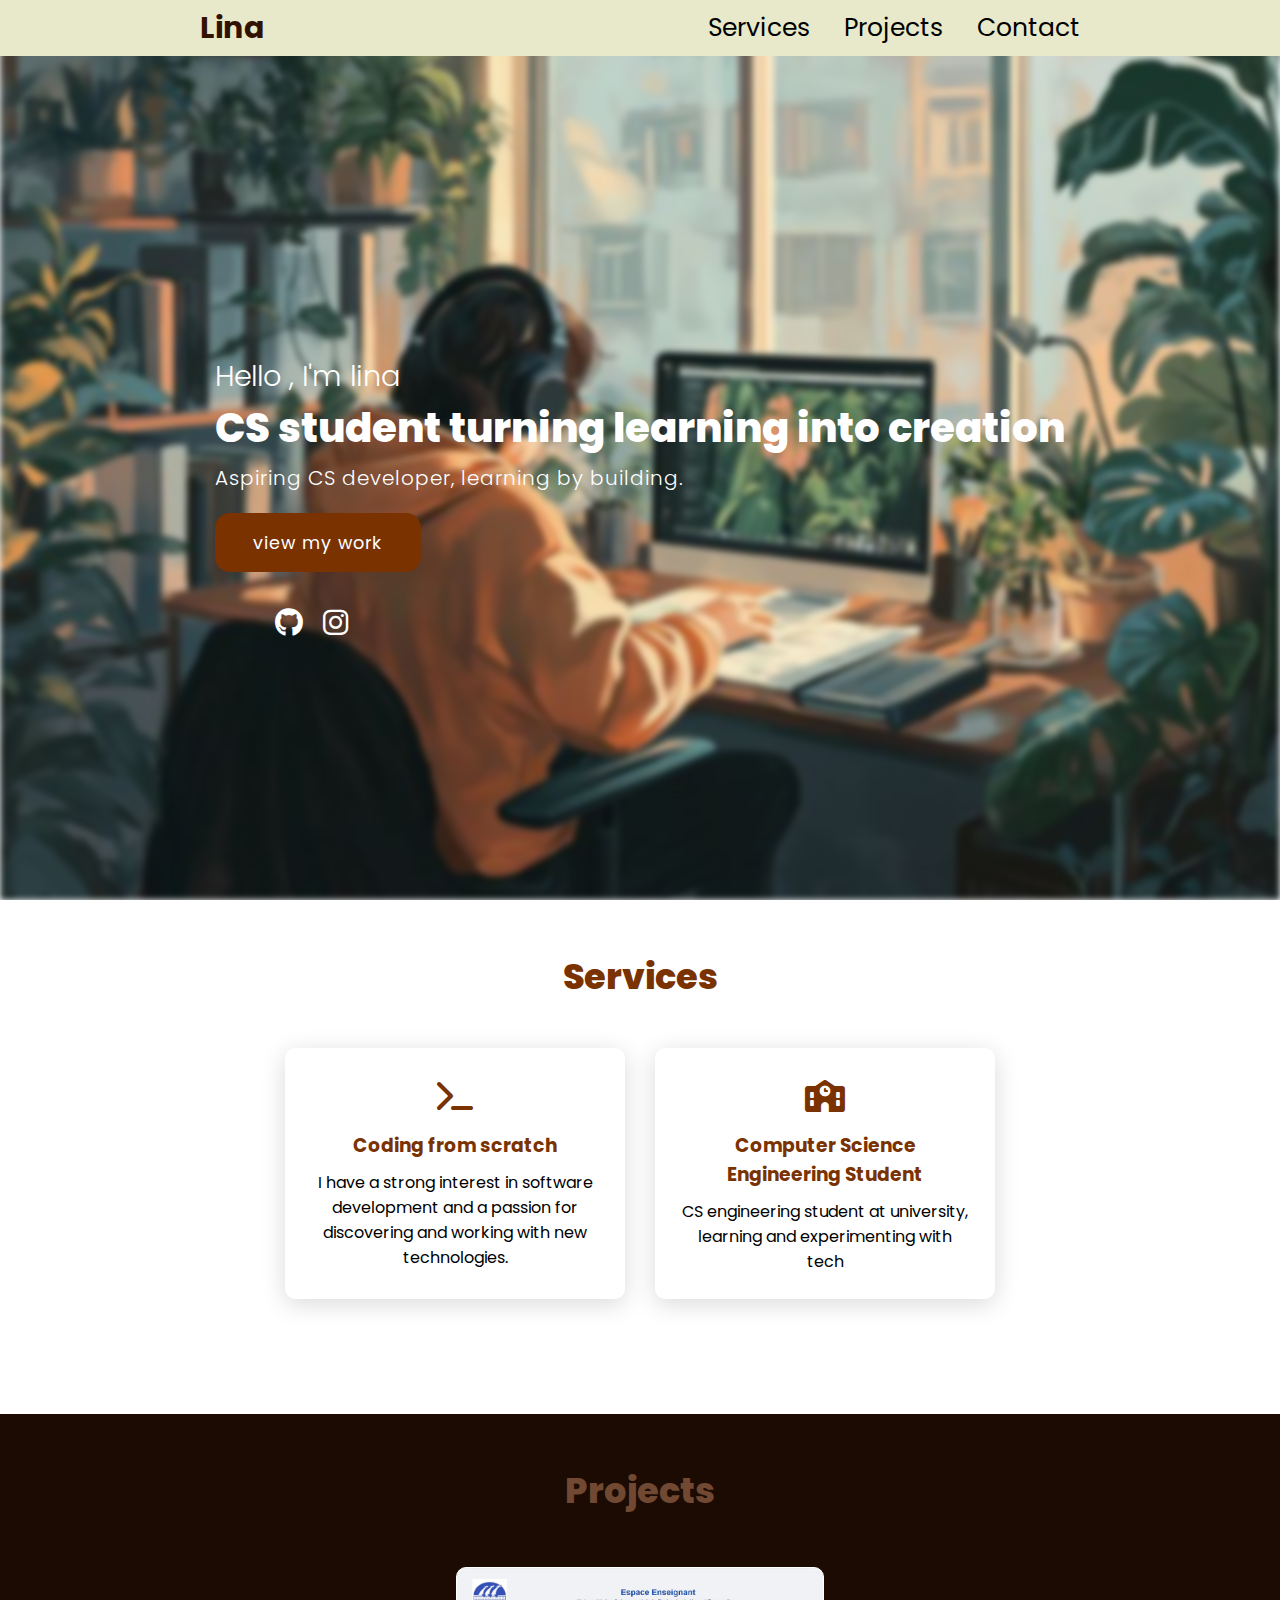
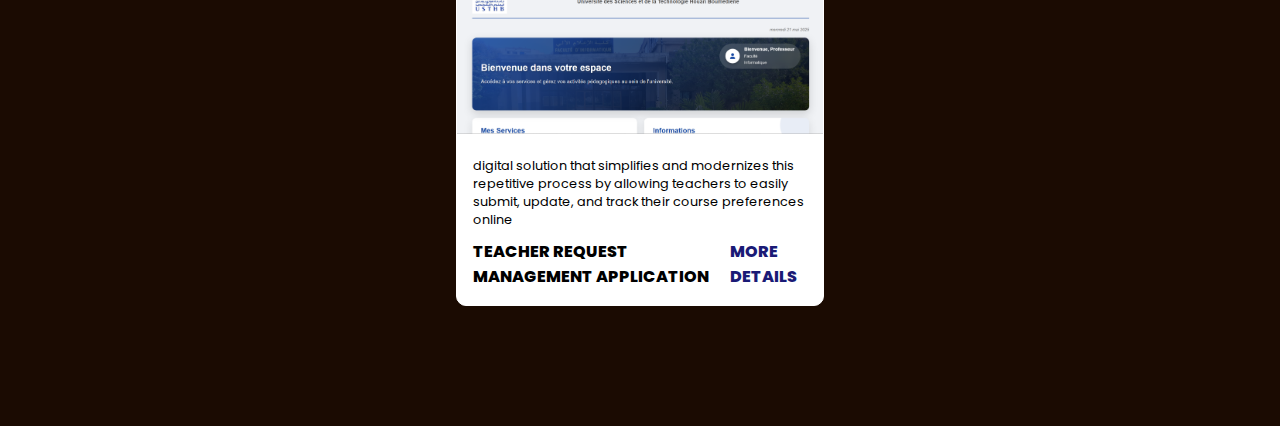
<file: index.html>
<!DOCTYPE html>
<html lang="en">
<head>
    <meta charset="UTF-8">
    <meta name="viewport" content="width=device-width, initial-scale=1.0">
    <link rel="stylesheet" href="https://cdnjs.cloudflare.com/ajax/libs/font-awesome/6.5.0/css/all.min.css">
    <link rel = "stylesheet" href ="style.css">
    <title>website</title>
</head>
<body>

  <header>
   <a href = "#" class = "logo"> Lina </a>
   <nav class = "navigation">
     <a href ="#services">Services</a>
     <a href = "#projects">Projects</a>
    <a href = "#Contact">Contact</a>
   </nav>
  </header>

  <section class = "main">

    <div>
       <h1>Hello , I'm lina<br><span>CS student turning learning into creation</span></h1>
       <h3>Aspiring CS developer, learning by building.</h3>
       <a href="#projects" class = "main-btn">view my work</a>
       <div class = "social-icons">
        <a href="https://github.com/linadelh"><i class="fa-brands fa-github"></i></a>
        <a href="#"><i class="fa-brands fa-instagram"></i></a>
       </div>
    </div>
  </section>

  <section class = "cards" id="services">
    <h2 class ="title"> Services </h2>
      <div class = "content">
        <div class = "card">
          <div class = "icon">
              <i class="fa-solid fa-terminal"></i>
          </div>
          <div class = "info">
            <h3>Coding from scratch</h3>
            <p>I have a strong interest in software development and a passion for discovering and working with new technologies. </p>
          </div>
        </div>
         <div class = "card">
          <div class = "icon">
             <i class="fa-solid fa-school"></i>
          </div>
          <div class = "info">
            <h3>Computer Science Engineering Student </h3>
            <p>CS engineering student at university, learning and experimenting with tech</p>
          </div>
        </div>
      </div>
  </section>

  <section class ="projects" id ="projects">
     <h2 class ="title"> Projects </h2>
     <div class ="content">
         <div class = "project-card">
            <div class ="project-img">
              <img src="images/espace enseignant.png"/>
            </div>
            <div class ="project-info">
              <p class ="project-category">digital solution that simplifies and modernizes this repetitive process by allowing teachers to easily submit, update, and track their course preferences online</p>
              <Strong class = "project-title">
                <span>Teacher Request Management Application</span>
                <a href="https://github.com/linadelh/fiche_voeux" class="moredetails">More details</a>
              </Strong>
            </div>
         </div>
     </div>
  </section>
</body>
</html>
</file>
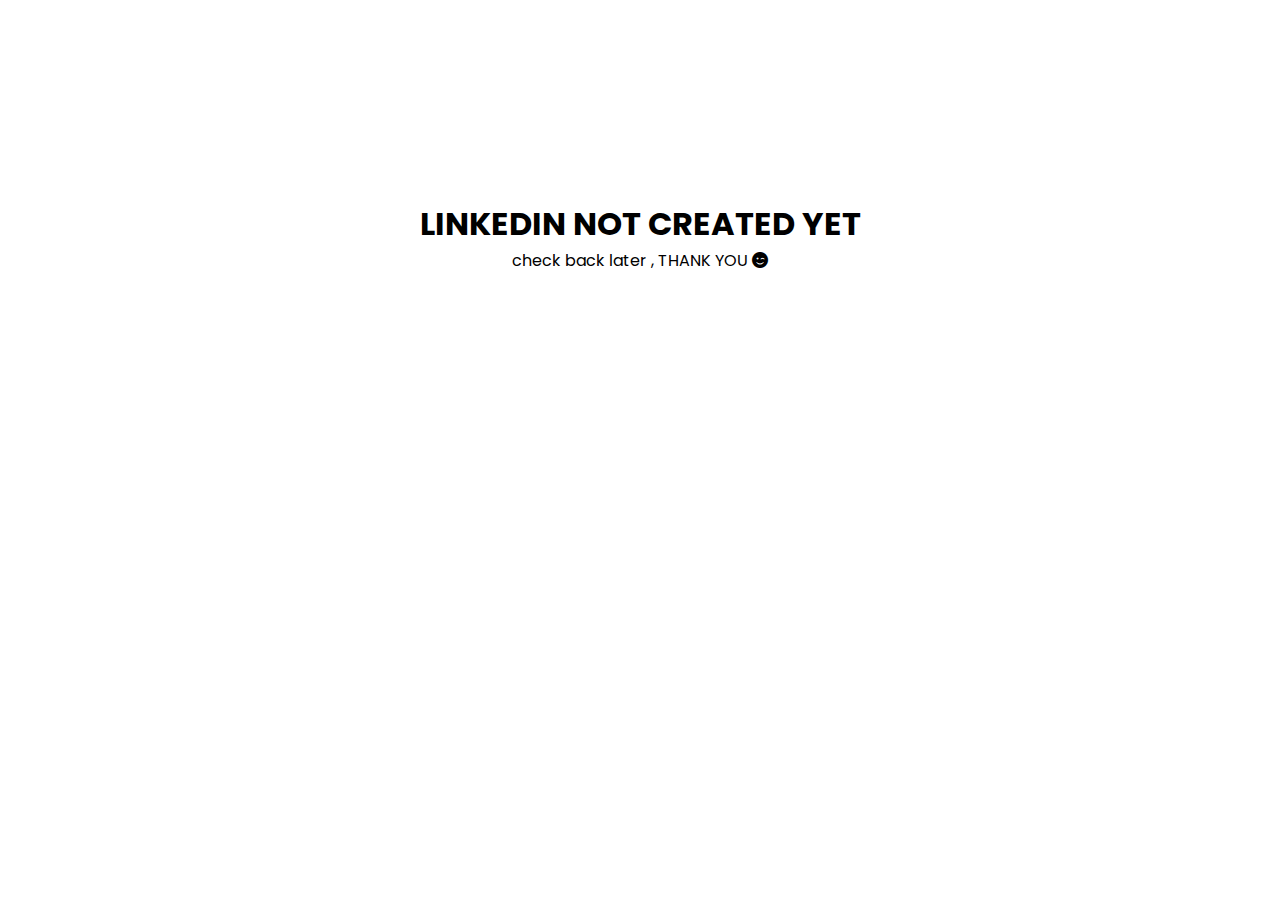
<file: notcreatedyet.html>
<!DOCTYPE html>
<html lang="en">
<head>
    <meta charset="UTF-8">
    <meta name="viewport" content="width=device-width, initial-scale=1.0">
    <link rel = "stylesheet" href ="style.css">
    <link rel="stylesheet" href="https://cdnjs.cloudflare.com/ajax/libs/font-awesome/6.5.0/css/all.min.css">
    <title>not yet</title>
</head>
<body>
     <section class ="sorry">
    <h1 id ="linkedin">LINKEDIN NOT CREATED YET</h1>
    <p>check back later , THANK YOU 
        <i class="fa-solid fa-face-smile-wink"></i>
        </p>
    </section>
</body>
</html>
</file>
<file: style.css>
@import url('https://fonts.googleapis.com/css2?family=Inter:ital,opsz,wght@0,14..32,100..900;1,14..32,100..900&family=Kaushan+Script&family=Montserrat:ital,wght@0,100..900;1,100..900&family=Nunito:ital,wght@0,200..1000;1,200..1000&family=Poppins:ital,wght@0,100;0,200;0,300;0,400;0,500;0,600;0,700;0,800;0,900;1,100;1,200;1,300;1,400;1,500;1,600;1,700;1,800;1,900&family=Roboto:ital,wght@0,100..900;1,100..900&display=swap');


*{
    font-family: "Poppins", sans-serif;
    margin : 0 ;
    padding : 0 ;
    box-sizing: border-box;
    scroll-behavior: smooth;
}

/* *{
        }
heda yaeni L ifont taena "Poppins" heda ra7 y t appliqua ela gae les element taena tae html  */



header {
 
    background-color: #e7e9ca ; 
    width: 100% ;
    position: fixed; 
    /* hedi yaeni f header yb9a fixe meme ki nhbto la page yb9a fixe  */
    z-index: 999;
    /* hedi yaeni header taena layer ta3o tb9a hia fo9 gae makash li ghetiha  */
    display : flex ; 
    justify-content: space-between;
    align-items: center ;
    padding: 5px 200px ; 
}

.logo {
   text-decoration: none ;
   color: rgb(49, 17, 0);
   text-transform: capitalize;
   font-size: 30px;
   font-weight: 700; 
   /* yredo bold berk  */

}

.navigation a {
    
    text-decoration: none;
    color: black;
    font-size: 25px;
   padding-left: 30px ;

}

.navigation a:hover  {
    color : rgb(167, 167, 200) ;   
 /* hedi maenaha f la barre de navigation ki ndjo n7eto le cursur madabina une couleur tban */
}

section {
    padding : 200px 200px ; 
    padding-bottom: 100px;
}


.main {
    position: relative;
    width: 100%;
    min-height: 100vh;
    display: flex;
    align-items: center;
    justify-content: center; /* optionnel */
    z-index: 1; /* assure que le contenu est au-dessus */
    overflow: hidden; /* cache les débordements du ::before */
}

.main::before {
    content: "";
    position: absolute;
    top: 0; left: 0;
    width: 100%;
    height: 100%;
    background: url(images/csback.jpg) no-repeat center center fixed;
    background-size: cover;
    filter: blur(3px); /* ajuste l'intensité ici */
    z-index: -1; /* place le ::before derrière le contenu */
}

.main h1 {
    font-size: 1.8em;
    font-weight: 300;
    color : white ;
}

.main h1 span {
    display: inline-block;
    color : white ; 
    font-weight: 800; 
    font-size: 1.4em;
}

.main h3 {
    color : white ; 
    font-size : 20px ; 
    letter-spacing: 1px;
    margin-top : 5px ;
    margin-bottom: 20px;
    font-weight: 300;
}

.main-btn {
    
    color : white ; 
    text-decoration: none;
    background-color: rgb(121, 50, 0);
    background-size: cover;
    font-size: 1.1em ;
    display : inline-block ; 
    /* lazm ndiro heka besh n9dro ndiro padding w margin  */
    padding : 0.937em 2.187em ; 
    letter-spacing: 1px ;
    border-radius: 15px ;
    margin-bottom: 30px ;
    transition: 0.7s ease ;  
    /* hna ki n3bzo ela l boutton l hover ch7al ytwl maena brk */

}

.main-btn:hover {
    background-color: rgb(96, 41, 2);
    transform: scale(1.1);   
}

.social-icons {
    display: flex;
    margin-left : 60px ; 
    gap : 20px ;

}

.social-icons a {
    text-decoration: none ;
    color : white ;
    font-size: 1.8em ;
    
}

.title {
    display: flex ; 
    justify-content: center; 
    color : rgb(121, 50, 0);  
    font-size: 2.2em ;
    font-weight: 800;
    margin-top: -150px;
    margin-bottom: 30px ;
}

.content {
    display : flex ; 
    justify-content: center ;
    flex-direction: row;
    flex-wrap: wrap;

}
.card {

  background-color: white;
  width: 21.25em ;
  box-shadow: 0 5px 25px rgba(1,1,1,15%);
  border-radius: 10px ;
  padding : 25px ;
  margin : 15px ;
  transition : 0.7s ease ; 

}

.card:hover {
    transform: scale(1.1);   
}

.icon {
    color: rgb(121, 50, 0);
    font-size: 2em;
    text-align: center ;
}


.info {
    text-align: center ;
}

.info h3 {
    color: rgb(121, 50, 0);
    font-size: 900;
    margin : 10px ; 
}

.projects {
    background-color: rgb(27, 11, 2)
}

.projects .content {
    margin-top: 30px ;
}

.project-card {
    background-color: white ;
    border: 1px solid white;
    min-height: 14em;
    width: 23em ;
    overflow: hidden;
    border-radius: 10px ;
    margin : 20px ;
    transition : 0.7s ease ; 
}

.project-card:hover{
    transform : scale(1.1);
}

.project-card:hover .project-img{
     opacity: 90% ;
}

.project-img img {
    width : 100% ; 
}

.project-info {
    padding : 1em ; 
}

.project-category {
    font-size: 0.8em ;
    color : black
}

.project-title {
    display: flex ;
    justify-content: space-between;
    text-transform: uppercase;
    font-weight: 800 ;
    margin-top: 10px ;

}

.moredetails {
    text-decoration: none ;
    color : rgb(26, 26, 118) ;
}
.projects .title {
    color :rgb(113, 72, 49) ; 
}

#op {
    font-size: x-small;
    color : rgb(75, 42, 0)
}

.sorry {
    display: flex ;
    justify-content: center ;
    align-items: center ;
    flex-direction: column;
    width: 100%;
    padding: 200px ;
   

}

.end {
    background-color: rgb(75, 42, 0);
    display: flex ;
    justify-content: space-between;
    padding : 1em ; 
}

.footer-title {
    font-size: 1.2em ;
    font-weight: 600 ;
   color: rgb(146, 121, 106);
    padding-top: 8px;
}

@media (max-width : 1023) {
    header {
        padding : 12px 20px ;
    }

}
</file>
